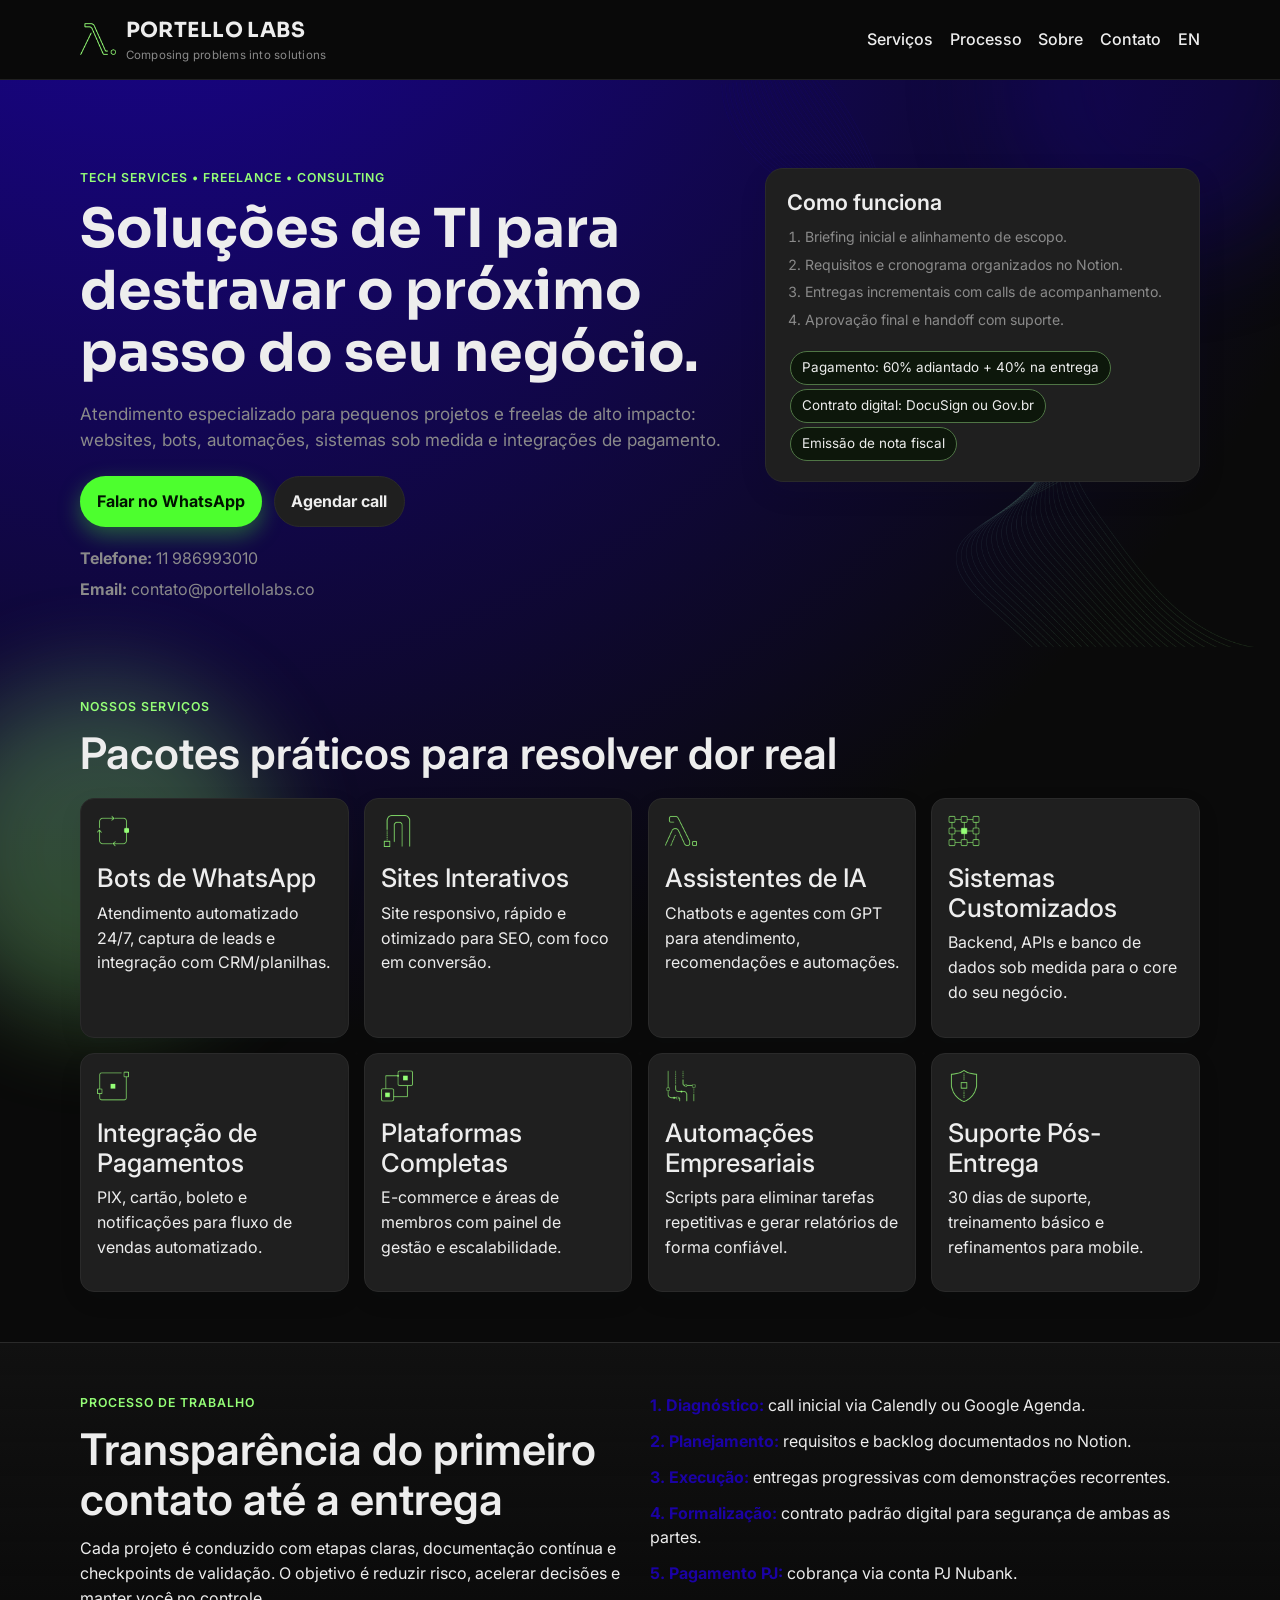
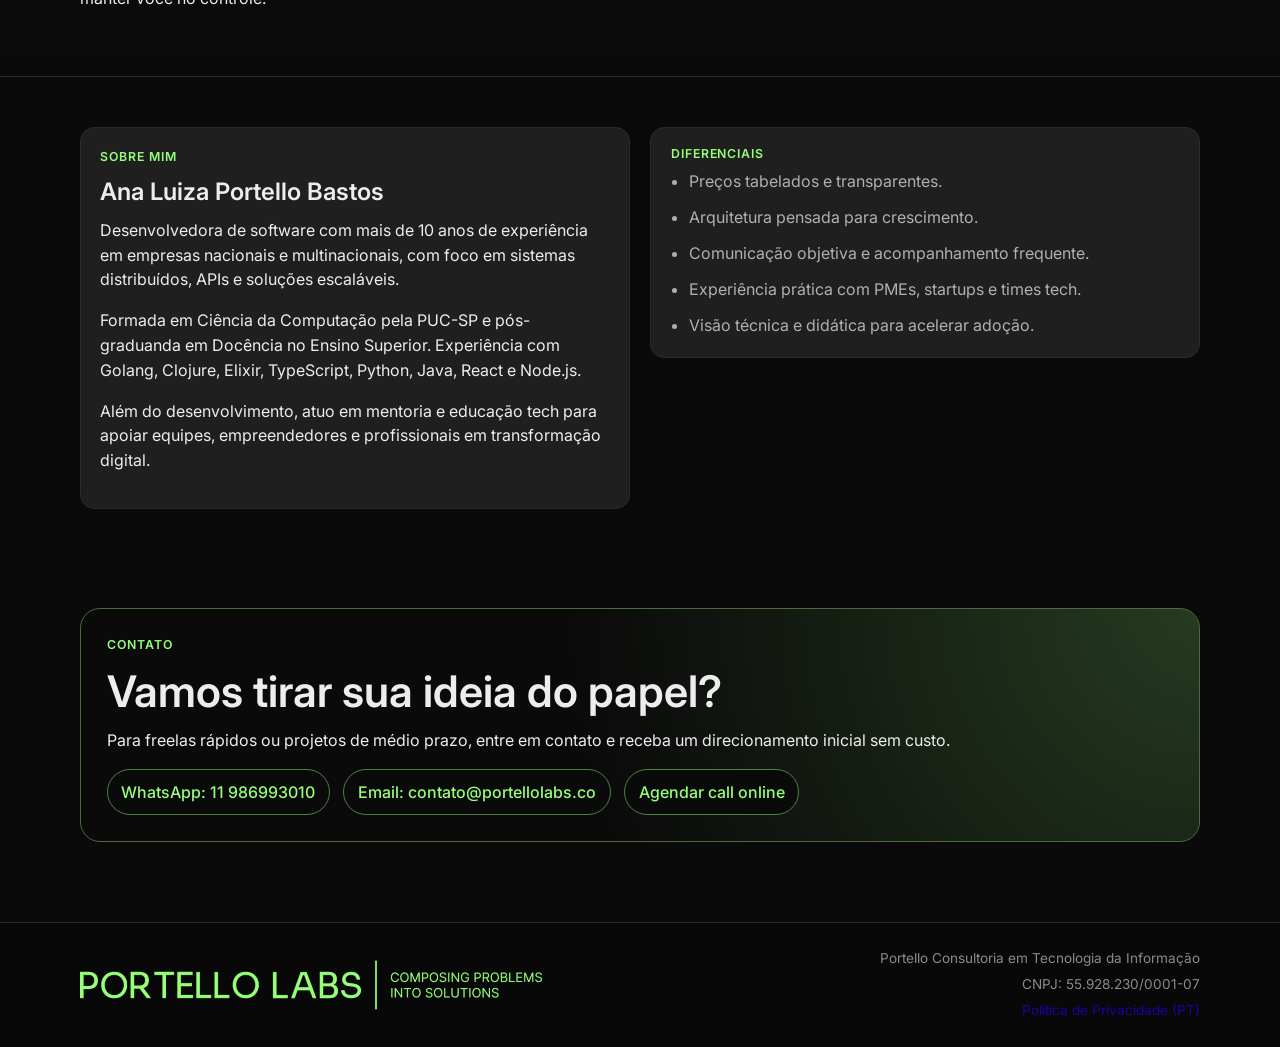
<file: index.html>
<!doctype html>
<html lang="pt-BR">
<head>
  <meta charset="UTF-8" />
  <meta name="viewport" content="width=device-width, initial-scale=1.0" />
  <meta name="description" content="Portello Labs - Portello Consultoria em Tecnologia da Informação. Soluções de TI para PMEs, startups e profissionais autônomos." />
  <meta name="facebook-domain-verification" content="jnb2jogqrohtyhndc1g7yx48vg9q7b" />
  <title>Portello Labs | Consultoria em TI</title>
  <link rel="icon" type="image/png" sizes="32x32" href="assets/favicon/favicon-32.png" />
  <link rel="icon" type="image/png" sizes="512x512" href="assets/favicon/favicon-512.png" />
  <link rel="apple-touch-icon" href="assets/favicon/apple-touch-icon.png" />
  <link rel="preconnect" href="https://fonts.googleapis.com" />
  <link rel="preconnect" href="https://fonts.gstatic.com" crossorigin />
  <link href="https://fonts.googleapis.com/css2?family=Sora:wght@700;800&family=Inter:wght@400;500;600&display=swap" rel="stylesheet" />
  <link rel="stylesheet" href="styles.css" />
</head>
<body>
  <div class="bg-orb orb-a" aria-hidden="true"></div>
  <div class="bg-orb orb-b" aria-hidden="true"></div>

  <header class="site-header">
    <div class="container nav-wrap">
      <a class="brand" href="#top" aria-label="Portello Labs">
        <img class="brand-icon" src="assets/logo/icone-verde-neon.png" alt="" width="28" height="28" />
        <span class="brand-text">
          <span class="brand-main">Portello Labs</span>
          <span class="brand-sub">Composing problems into solutions</span>
        </span>
      </a>
      <nav class="nav" id="main-nav" aria-label="Navegação principal">
        <a href="#servicos">Serviços</a>
        <a href="#processo">Processo</a>
        <a href="#sobre">Sobre</a>
        <a href="#contato">Contato</a>
        <a href="en/" hreflang="en">EN</a>
      </nav>
      <button class="menu-btn" id="menu-btn" aria-label="Abrir menu" aria-expanded="false" aria-controls="main-nav">Menu</button>
    </div>
  </header>

  <main id="top">
    <section class="hero">
      <img class="hero-pattern" src="assets/pattern/fluxo-verde-azul.png" alt="" aria-hidden="true" />
      <div class="container hero-grid">
        <div>
          <p class="eyebrow">Tech Services • Freelance • Consulting</p>
          <h1>Soluções de TI para destravar o próximo passo do seu negócio.</h1>
          <p class="hero-copy">
            Atendimento especializado para pequenos projetos e freelas de alto impacto: websites, bots,
            automações, sistemas sob medida e integrações de pagamento.
          </p>
          <div class="hero-cta">
            <a class="btn btn-primary" href="https://wa.me/5511986993010" target="_blank" rel="noopener noreferrer">Falar no WhatsApp</a>
            <a class="btn btn-secondary" href="https://calendar.app.google/7jMRsV2HJP9zzm17A" target="_blank" rel="noopener noreferrer">Agendar call</a>
          </div>
          <ul class="quick-info">
            <li><strong>Telefone:</strong> 11 986993010</li>
            <li><strong>Email:</strong> contato@portellolabs.co</li>
          </ul>
        </div>
        <aside class="hero-card reveal">
          <h2>Como funciona</h2>
          <ol>
            <li>Briefing inicial e alinhamento de escopo.</li>
            <li>Requisitos e cronograma organizados no Notion.</li>
            <li>Entregas incrementais com calls de acompanhamento.</li>
            <li>Aprovação final e handoff com suporte.</li>
          </ol>
          <p class="pill">Pagamento: 60% adiantado + 40% na entrega</p>
          <p class="pill">Contrato digital: DocuSign ou Gov.br</p>
          <p class="pill">Emissão de nota fiscal</p>
        </aside>
      </div>
    </section>

    <section class="section" id="servicos">
      <div class="container">
        <p class="eyebrow">Nossos Serviços</p>
        <h2>Pacotes práticos para resolver dor real</h2>
        <div class="cards">
          <article class="card reveal">
            <img class="card-icon" src="assets/icons/automacao.png" alt="" />
            <h3>Bots de WhatsApp</h3>
            <p>Atendimento automatizado 24/7, captura de leads e integração com CRM/planilhas.</p>
          </article>
          <article class="card reveal">
            <img class="card-icon" src="assets/icons/acesso.png" alt="" />
            <h3>Sites Interativos</h3>
            <p>Site responsivo, rápido e otimizado para SEO, com foco em conversão.</p>
          </article>
          <article class="card reveal">
            <img class="card-icon" src="assets/icons/inteligencia.png" alt="" />
            <h3>Assistentes de IA</h3>
            <p>Chatbots e agentes com GPT para atendimento, recomendações e automações.</p>
          </article>
          <article class="card reveal">
            <img class="card-icon" src="assets/icons/estrutura.png" alt="" />
            <h3>Sistemas Customizados</h3>
            <p>Backend, APIs e banco de dados sob medida para o core do seu negócio.</p>
          </article>
          <article class="card reveal">
            <img class="card-icon" src="assets/icons/integracao.png" alt="" />
            <h3>Integração de Pagamentos</h3>
            <p>PIX, cartão, boleto e notificações para fluxo de vendas automatizado.</p>
          </article>
          <article class="card reveal">
            <img class="card-icon" src="assets/icons/solucao.png" alt="" />
            <h3>Plataformas Completas</h3>
            <p>E-commerce e áreas de membros com painel de gestão e escalabilidade.</p>
          </article>
          <article class="card reveal">
            <img class="card-icon" src="assets/icons/dados.png" alt="" />
            <h3>Automações Empresariais</h3>
            <p>Scripts para eliminar tarefas repetitivas e gerar relatórios de forma confiável.</p>
          </article>
          <article class="card reveal">
            <img class="card-icon" src="assets/icons/seguranca.png" alt="" />
            <h3>Suporte Pós-Entrega</h3>
            <p>30 dias de suporte, treinamento básico e refinamentos para mobile.</p>
          </article>
        </div>
      </div>
    </section>

    <section class="section section-alt" id="processo">
      <div class="container process-grid">
        <div>
          <p class="eyebrow">Processo de Trabalho</p>
          <h2>Transparência do primeiro contato até a entrega</h2>
          <p>
            Cada projeto é conduzido com etapas claras, documentação contínua e checkpoints de validação.
            O objetivo é reduzir risco, acelerar decisões e manter você no controle.
          </p>
        </div>
        <div class="timeline reveal">
          <p><strong>1. Diagnóstico:</strong> call inicial via Calendly ou Google Agenda.</p>
          <p><strong>2. Planejamento:</strong> requisitos e backlog documentados no Notion.</p>
          <p><strong>3. Execução:</strong> entregas progressivas com demonstrações recorrentes.</p>
          <p><strong>4. Formalização:</strong> contrato padrão digital para segurança de ambas as partes.</p>
          <p><strong>5. Pagamento PJ:</strong> cobrança via conta PJ Nubank.</p>
        </div>
      </div>
    </section>

    <section class="section" id="sobre">
      <div class="container about-grid">
        <div class="about-panel reveal">
          <p class="eyebrow">Sobre Mim</p>
          <h2>Ana Luiza Portello Bastos</h2>
          <p>
            Desenvolvedora de software com mais de 10 anos de experiência em empresas nacionais e multinacionais,
            com foco em sistemas distribuídos, APIs e soluções escaláveis.
          </p>
          <p>
            Formada em Ciência da Computação pela PUC-SP e pós-graduanda em Docência no Ensino Superior.
            Experiência com Golang, Clojure, Elixir, TypeScript, Python, Java, React e Node.js.
          </p>
          <p>
            Além do desenvolvimento, atuo em mentoria e educação tech para apoiar equipes, empreendedores
            e profissionais em transformação digital.
          </p>
        </div>
        <div class="about-panel reveal">
          <h3>Diferenciais</h3>
          <ul class="checklist">
            <li>Preços tabelados e transparentes.</li>
            <li>Arquitetura pensada para crescimento.</li>
            <li>Comunicação objetiva e acompanhamento frequente.</li>
            <li>Experiência prática com PMEs, startups e times tech.</li>
            <li>Visão técnica e didática para acelerar adoção.</li>
          </ul>
        </div>
      </div>
    </section>

    <section class="section section-contact" id="contato">
      <div class="container contact-wrap reveal">
        <p class="eyebrow">Contato</p>
        <h2>Vamos tirar sua ideia do papel?</h2>
        <p>
          Para freelas rápidos ou projetos de médio prazo, entre em contato e receba um direcionamento inicial sem custo.
        </p>
        <div class="contact-list">
          <a href="https://wa.me/5511986993010" target="_blank" rel="noopener noreferrer">WhatsApp: 11 986993010</a>
          <a href="mailto:contato@portellolabs.co">Email: contato@portellolabs.co</a>
          <a href="https://calendar.app.google/7jMRsV2HJP9zzm17A" target="_blank" rel="noopener noreferrer">Agendar call online</a>
        </div>
      </div>
    </section>
  </main>

  <footer class="site-footer">
    <div class="container footer-wrap">
      <img class="footer-logo" src="assets/logo/assinatura-verde-neon.png" alt="Portello Labs - Composing problems into solutions" />
      <div class="footer-links">
        <p>Portello Consultoria em Tecnologia da Informação</p>
        <p>CNPJ: 55.928.230/0001-07</p>
        <p><a href="politica-de-privacidade/" rel="noopener">Política de Privacidade (PT)</a></p>
      </div>
    </div>
  </footer>

  <script src="script.js"></script>
</body>
</html>
</file>
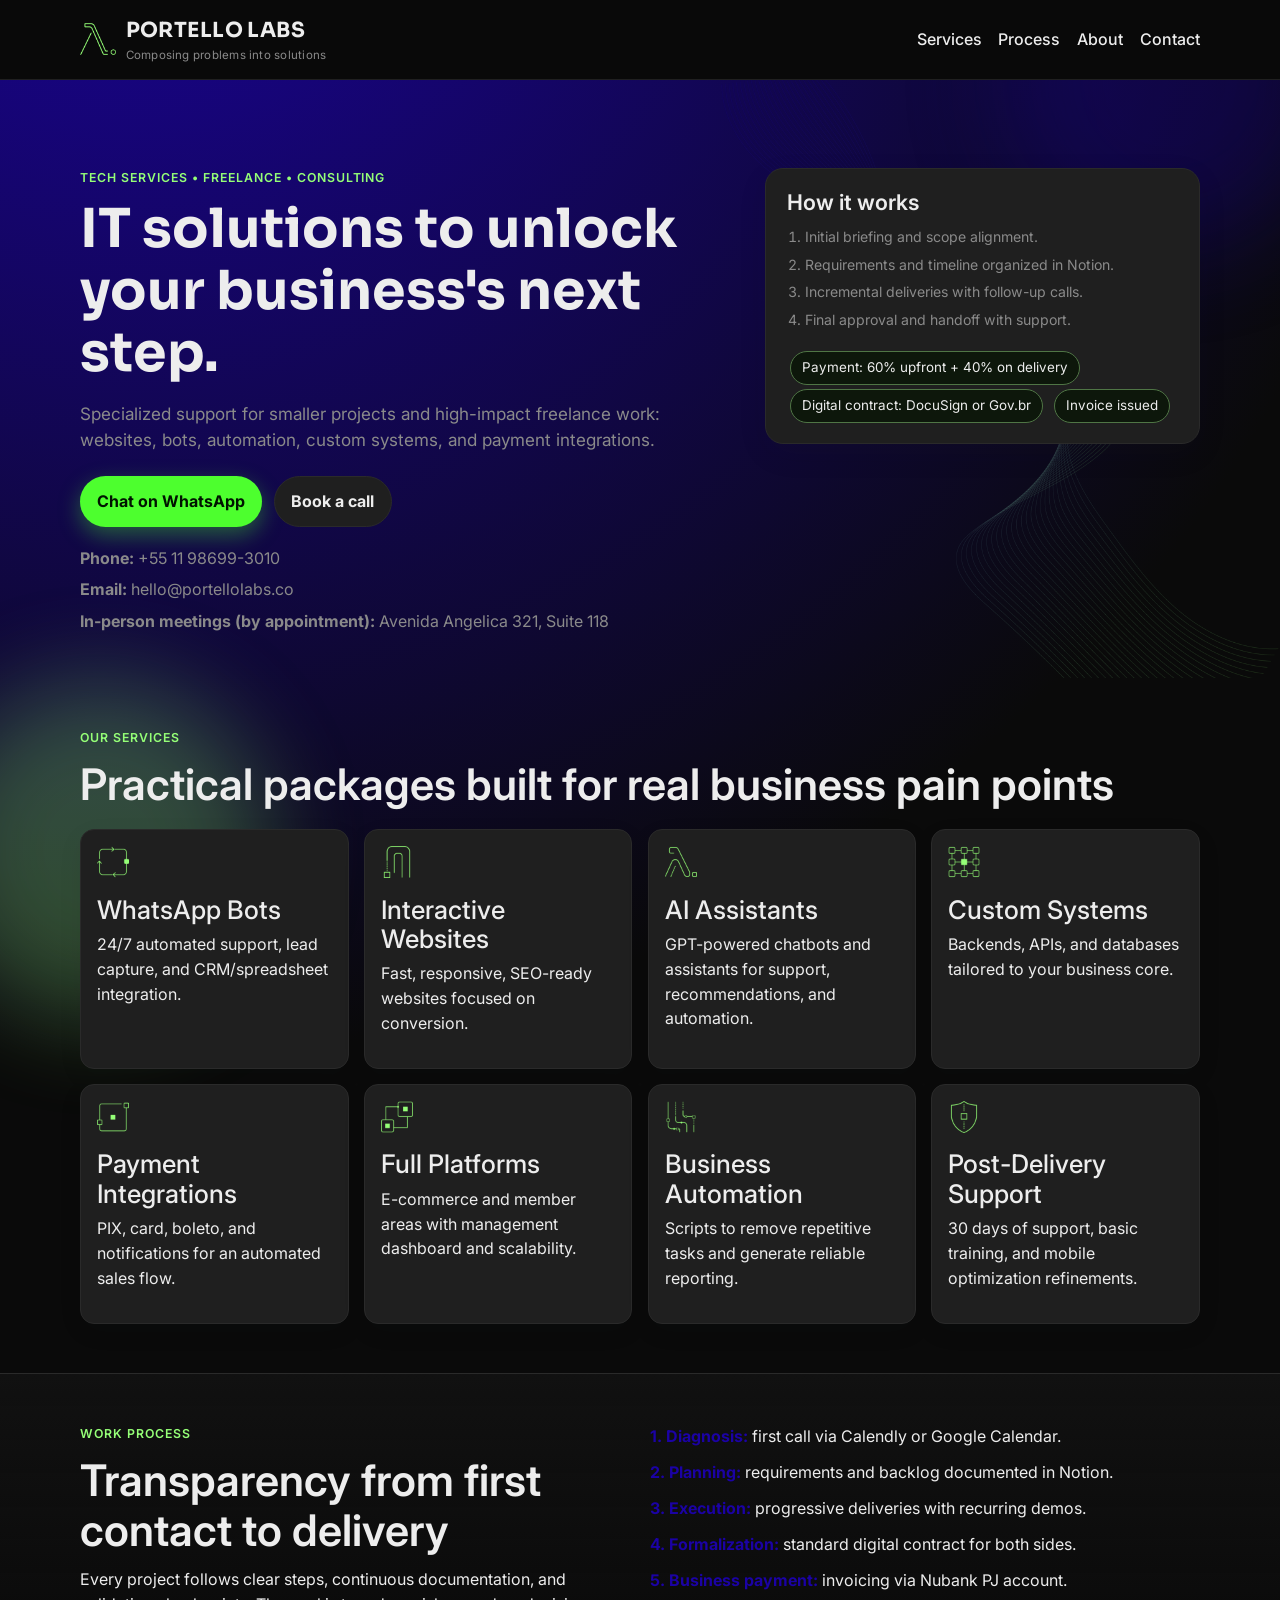
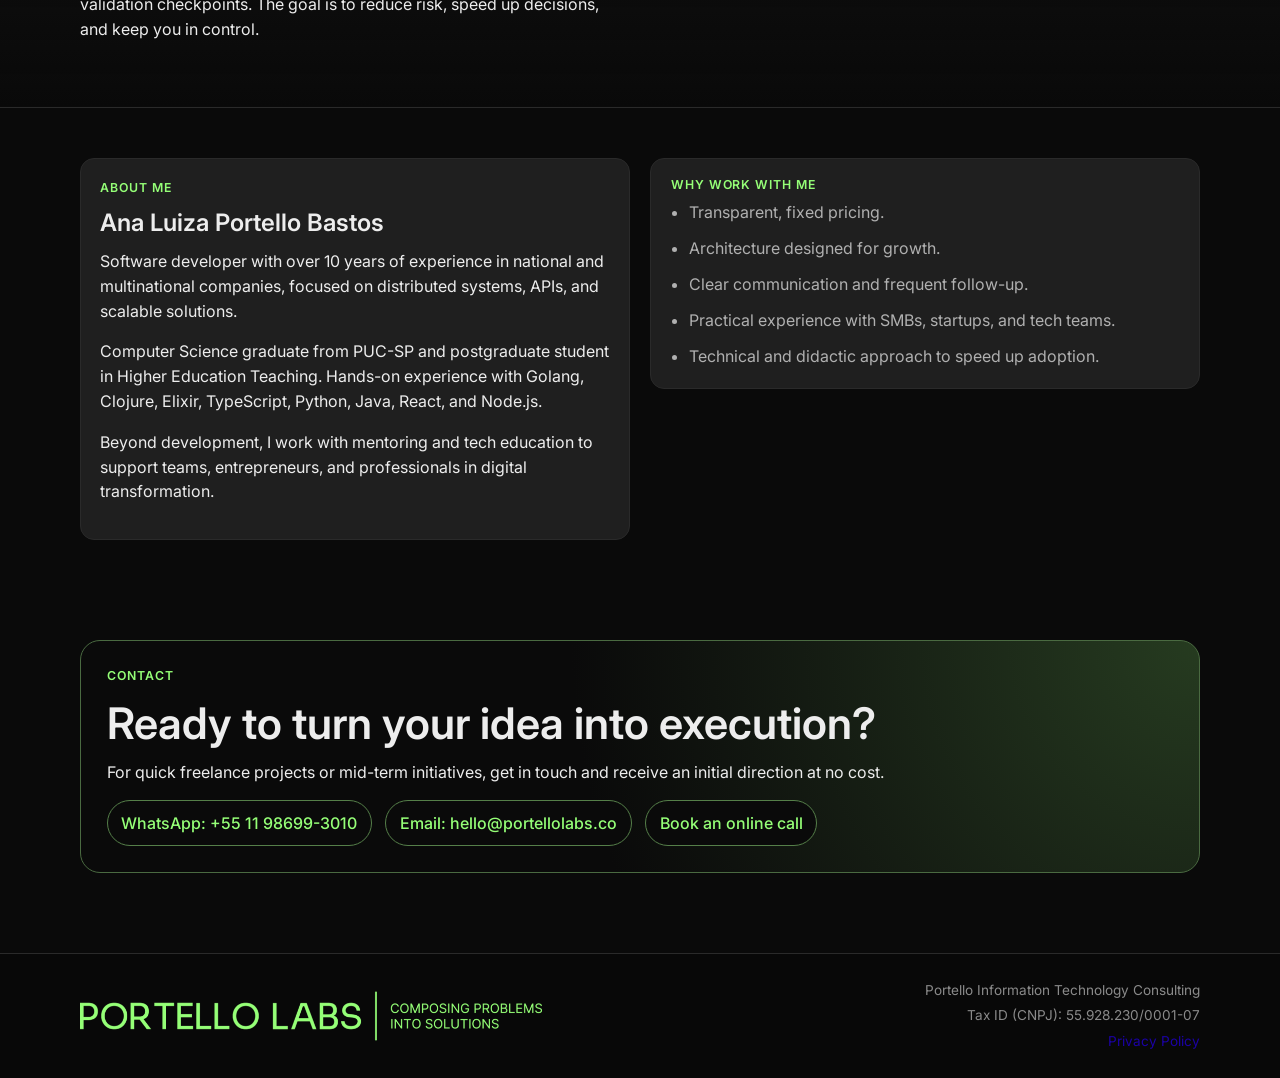
<file: en/index.html>
<!doctype html>
<html lang="en">
<head>
  <meta charset="UTF-8" />
  <meta name="viewport" content="width=device-width, initial-scale=1.0" />
  <meta name="description" content="Portello Labs - Portello Information Technology Consulting. IT solutions for SMBs, startups, and independent professionals." />
  <meta name="facebook-domain-verification" content="jnb2jogqrohtyhndc1g7yx48vg9q7b" />
  <title>Portello Labs | IT Consulting</title>
  <link rel="icon" type="image/png" sizes="32x32" href="../assets/favicon/favicon-32.png" />
  <link rel="icon" type="image/png" sizes="512x512" href="../assets/favicon/favicon-512.png" />
  <link rel="apple-touch-icon" href="../assets/favicon/apple-touch-icon.png" />
  <link rel="preconnect" href="https://fonts.googleapis.com" />
  <link rel="preconnect" href="https://fonts.gstatic.com" crossorigin />
  <link href="https://fonts.googleapis.com/css2?family=Sora:wght@700;800&family=Inter:wght@400;500;600&display=swap" rel="stylesheet" />
  <link rel="stylesheet" href="../styles.css" />
</head>
<body>
  <div class="bg-orb orb-a" aria-hidden="true"></div>
  <div class="bg-orb orb-b" aria-hidden="true"></div>

  <header class="site-header">
    <div class="container nav-wrap">
      <a class="brand" href="#top" aria-label="Portello Labs">
        <img class="brand-icon" src="../assets/logo/icone-verde-neon.png" alt="" width="28" height="28" />
        <span class="brand-text">
          <span class="brand-main">Portello Labs</span>
          <span class="brand-sub">Composing problems into solutions</span>
        </span>
      </a>
      <nav class="nav" id="main-nav" aria-label="Main navigation">
        <a href="#services">Services</a>
        <a href="#process">Process</a>
        <a href="#about">About</a>
        <a href="#contact">Contact</a>
      </nav>
      <button class="menu-btn" id="menu-btn" aria-label="Open menu" aria-expanded="false" aria-controls="main-nav">Menu</button>
    </div>
  </header>

  <main id="top">
    <section class="hero">
      <img class="hero-pattern" src="../assets/pattern/fluxo-verde-azul.png" alt="" aria-hidden="true" />
      <div class="container hero-grid">
        <div>
          <p class="eyebrow">Tech Services • Freelance • Consulting</p>
          <h1>IT solutions to unlock your business's next step.</h1>
          <p class="hero-copy">
            Specialized support for smaller projects and high-impact freelance work: websites, bots,
            automation, custom systems, and payment integrations.
          </p>
          <div class="hero-cta">
            <a class="btn btn-primary" href="https://wa.me/5511986993010" target="_blank" rel="noopener noreferrer">Chat on WhatsApp</a>
            <a class="btn btn-secondary" href="https://calendar.app.google/7jMRsV2HJP9zzm17A" target="_blank" rel="noopener noreferrer">Book a call</a>
          </div>
          <ul class="quick-info">
            <li><strong>Phone:</strong> +55 11 98699-3010</li>
            <li><strong>Email:</strong> hello@portellolabs.co</li>
            <li><strong>In-person meetings (by appointment):</strong> Avenida Angelica 321, Suite 118</li>
          </ul>
        </div>
        <aside class="hero-card reveal">
          <h2>How it works</h2>
          <ol>
            <li>Initial briefing and scope alignment.</li>
            <li>Requirements and timeline organized in Notion.</li>
            <li>Incremental deliveries with follow-up calls.</li>
            <li>Final approval and handoff with support.</li>
          </ol>
          <p class="pill">Payment: 60% upfront + 40% on delivery</p>
          <p class="pill">Digital contract: DocuSign or Gov.br</p>
          <p class="pill">Invoice issued</p>
        </aside>
      </div>
    </section>

    <section class="section" id="services">
      <div class="container">
        <p class="eyebrow">Our Services</p>
        <h2>Practical packages built for real business pain points</h2>
        <div class="cards">
          <article class="card reveal">
            <img class="card-icon" src="../assets/icons/automacao.png" alt="" />
            <h3>WhatsApp Bots</h3>
            <p>24/7 automated support, lead capture, and CRM/spreadsheet integration.</p>
          </article>
          <article class="card reveal">
            <img class="card-icon" src="../assets/icons/acesso.png" alt="" />
            <h3>Interactive Websites</h3>
            <p>Fast, responsive, SEO-ready websites focused on conversion.</p>
          </article>
          <article class="card reveal">
            <img class="card-icon" src="../assets/icons/inteligencia.png" alt="" />
            <h3>AI Assistants</h3>
            <p>GPT-powered chatbots and assistants for support, recommendations, and automation.</p>
          </article>
          <article class="card reveal">
            <img class="card-icon" src="../assets/icons/estrutura.png" alt="" />
            <h3>Custom Systems</h3>
            <p>Backends, APIs, and databases tailored to your business core.</p>
          </article>
          <article class="card reveal">
            <img class="card-icon" src="../assets/icons/integracao.png" alt="" />
            <h3>Payment Integrations</h3>
            <p>PIX, card, boleto, and notifications for an automated sales flow.</p>
          </article>
          <article class="card reveal">
            <img class="card-icon" src="../assets/icons/solucao.png" alt="" />
            <h3>Full Platforms</h3>
            <p>E-commerce and member areas with management dashboard and scalability.</p>
          </article>
          <article class="card reveal">
            <img class="card-icon" src="../assets/icons/dados.png" alt="" />
            <h3>Business Automation</h3>
            <p>Scripts to remove repetitive tasks and generate reliable reporting.</p>
          </article>
          <article class="card reveal">
            <img class="card-icon" src="../assets/icons/seguranca.png" alt="" />
            <h3>Post-Delivery Support</h3>
            <p>30 days of support, basic training, and mobile optimization refinements.</p>
          </article>
        </div>
      </div>
    </section>

    <section class="section section-alt" id="process">
      <div class="container process-grid">
        <div>
          <p class="eyebrow">Work Process</p>
          <h2>Transparency from first contact to delivery</h2>
          <p>
            Every project follows clear steps, continuous documentation, and validation checkpoints.
            The goal is to reduce risk, speed up decisions, and keep you in control.
          </p>
        </div>
        <div class="timeline reveal">
          <p><strong>1. Diagnosis:</strong> first call via Calendly or Google Calendar.</p>
          <p><strong>2. Planning:</strong> requirements and backlog documented in Notion.</p>
          <p><strong>3. Execution:</strong> progressive deliveries with recurring demos.</p>
          <p><strong>4. Formalization:</strong> standard digital contract for both sides.</p>
          <p><strong>5. Business payment:</strong> invoicing via Nubank PJ account.</p>
        </div>
      </div>
    </section>

    <section class="section" id="about">
      <div class="container about-grid">
        <div class="about-panel reveal">
          <p class="eyebrow">About Me</p>
          <h2>Ana Luiza Portello Bastos</h2>
          <p>
            Software developer with over 10 years of experience in national and multinational companies,
            focused on distributed systems, APIs, and scalable solutions.
          </p>
          <p>
            Computer Science graduate from PUC-SP and postgraduate student in Higher Education Teaching.
            Hands-on experience with Golang, Clojure, Elixir, TypeScript, Python, Java, React, and Node.js.
          </p>
          <p>
            Beyond development, I work with mentoring and tech education to support teams,
            entrepreneurs, and professionals in digital transformation.
          </p>
        </div>
        <div class="about-panel reveal">
          <h3>Why work with me</h3>
          <ul class="checklist">
            <li>Transparent, fixed pricing.</li>
            <li>Architecture designed for growth.</li>
            <li>Clear communication and frequent follow-up.</li>
            <li>Practical experience with SMBs, startups, and tech teams.</li>
            <li>Technical and didactic approach to speed up adoption.</li>
          </ul>
        </div>
      </div>
    </section>

    <section class="section section-contact" id="contact">
      <div class="container contact-wrap reveal">
        <p class="eyebrow">Contact</p>
        <h2>Ready to turn your idea into execution?</h2>
        <p>
          For quick freelance projects or mid-term initiatives, get in touch and receive an initial direction at no cost.
        </p>
        <div class="contact-list">
          <a href="https://wa.me/5511986993010" target="_blank" rel="noopener noreferrer">WhatsApp: +55 11 98699-3010</a>
          <a href="mailto:hello@portellolabs.co">Email: hello@portellolabs.co</a>
          <a href="https://calendar.app.google/7jMRsV2HJP9zzm17A" target="_blank" rel="noopener noreferrer">Book an online call</a>
        </div>
      </div>
    </section>
  </main>

  <footer class="site-footer">
    <div class="container footer-wrap">
      <img class="footer-logo" src="../assets/logo/assinatura-verde-neon.png" alt="Portello Labs - Composing problems into solutions" />
      <div class="footer-links">
        <p>Portello Information Technology Consulting</p>
        <p>Tax ID (CNPJ): 55.928.230/0001-07</p>
        <p><a href="../politica-de-privacidade/en/" rel="noopener">Privacy Policy</a></p>
      </div>
    </div>
  </footer>

  <script src="../script.js"></script>
</body>
</html>
</file>
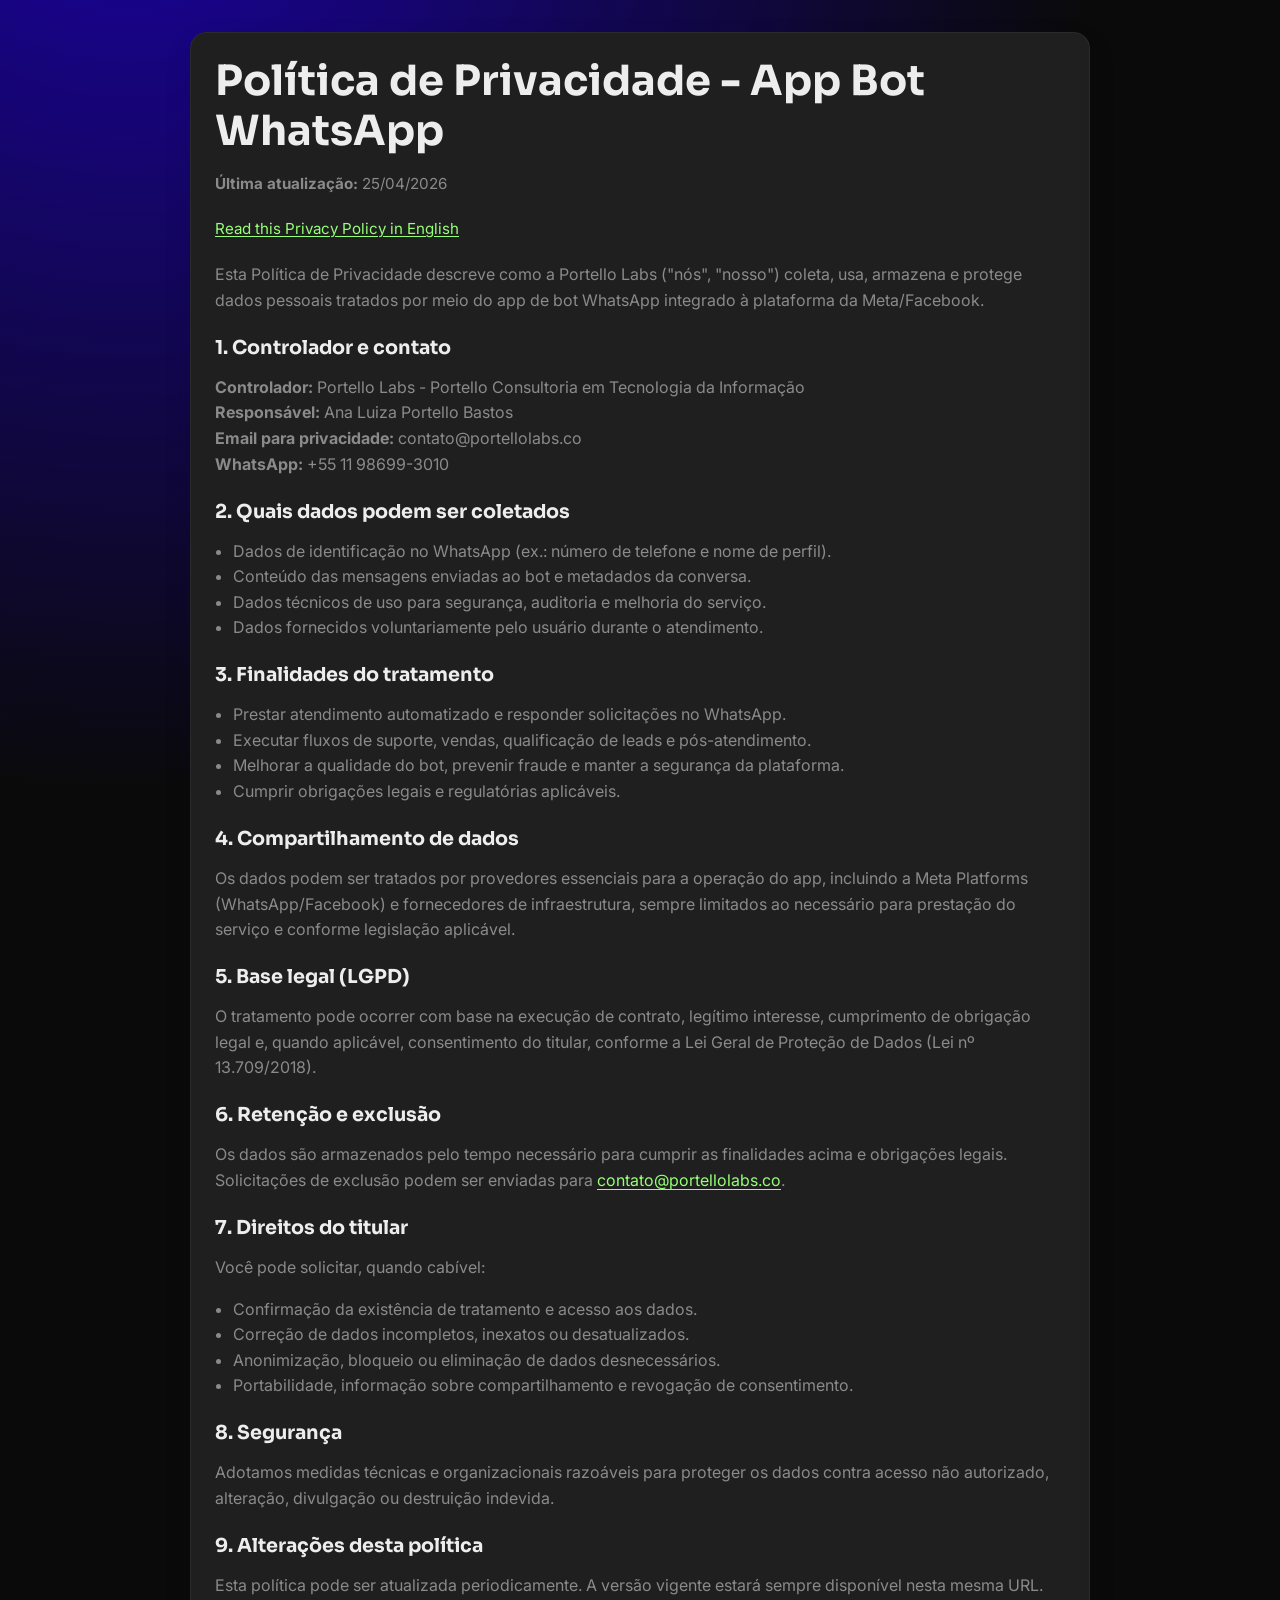
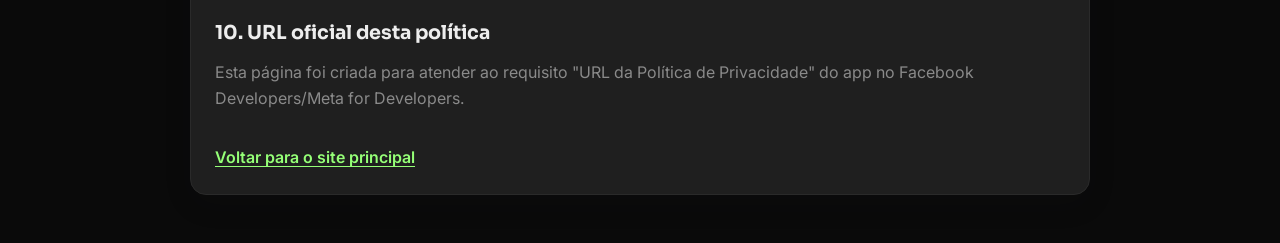
<file: politica-de-privacidade/index.html>
<!doctype html>
<html lang="pt-BR">
<head>
  <meta charset="UTF-8" />
  <meta name="viewport" content="width=device-width, initial-scale=1.0" />
  <meta name="description" content="Política de Privacidade do app de bot WhatsApp da Portello Labs." />
  <meta name="robots" content="index,follow" />
  <title>Política de Privacidade | Portello Labs</title>
  <link rel="icon" type="image/png" sizes="32x32" href="../assets/favicon/favicon-32.png" />
  <link rel="icon" type="image/png" sizes="512x512" href="../assets/favicon/favicon-512.png" />
  <link rel="apple-touch-icon" href="../assets/favicon/apple-touch-icon.png" />
  <link rel="preconnect" href="https://fonts.googleapis.com" />
  <link rel="preconnect" href="https://fonts.gstatic.com" crossorigin />
  <link href="https://fonts.googleapis.com/css2?family=Sora:wght@700;800&family=Inter:wght@400;500;600&display=swap" rel="stylesheet" />
  <style>
    :root {
      --bg: #0a0a0a;
      --card: #1f1f1f;
      --ink: #ededed;
      --ink-soft: #8a8a8a;
      --brand: #95ff77;
      --accent: #1b02a4;
      --line: #2a2a2a;
    }

    * {
      box-sizing: border-box;
    }

    body {
      margin: 0;
      font-family: "Inter", sans-serif;
      background: radial-gradient(circle at 10% -10%, var(--accent) 0%, var(--bg) 42%), var(--bg);
      color: var(--ink);
      line-height: 1.6;
    }

    .container {
      width: min(900px, 92vw);
      margin: 0 auto;
      padding: 2rem 0 3rem;
    }

    .card {
      background: var(--card);
      border: 1px solid var(--line);
      border-radius: 16px;
      padding: 1.5rem;
      box-shadow: 0 10px 30px rgba(24, 30, 34, 0.08);
    }

    h1,
    h2 {
      font-family: "Sora", sans-serif;
      font-weight: 700;
      line-height: 1.2;
      margin-top: 0;
    }

    h1 {
      font-size: clamp(1.8rem, 4vw, 2.6rem);
      margin-bottom: 0.4rem;
    }

    h2 {
      margin-top: 1.4rem;
      font-size: 1.2rem;
    }

    p,
    li {
      color: var(--ink-soft);
    }

    a {
      color: var(--brand);
      text-underline-offset: 0.16em;
    }

    ul {
      margin: 0.5rem 0 0;
      padding-left: 1.1rem;
    }

    .meta {
      color: var(--ink-soft);
      font-size: 0.95rem;
      margin-bottom: 1.3rem;
    }

    .back-link {
      display: inline-block;
      margin-top: 1.1rem;
      font-weight: 600;
    }
  </style>
</head>
<body>
  <main class="container">
    <article class="card">
      <h1>Política de Privacidade - App Bot WhatsApp</h1>
      <p class="meta"><strong>Última atualização:</strong> 25/04/2026</p>
      <p class="meta"><a href="en/">Read this Privacy Policy in English</a></p>

      <p>
        Esta Política de Privacidade descreve como a Portello Labs ("nós", "nosso") coleta,
        usa, armazena e protege dados pessoais tratados por meio do app de bot WhatsApp
        integrado à plataforma da Meta/Facebook.
      </p>

      <h2>1. Controlador e contato</h2>
      <p>
        <strong>Controlador:</strong> Portello Labs - Portello Consultoria em Tecnologia da Informação<br />
        <strong>Responsável:</strong> Ana Luiza Portello Bastos<br />
        <strong>Email para privacidade:</strong> contato@portellolabs.co<br />
        <strong>WhatsApp:</strong> +55 11 98699-3010
      </p>

      <h2>2. Quais dados podem ser coletados</h2>
      <ul>
        <li>Dados de identificação no WhatsApp (ex.: número de telefone e nome de perfil).</li>
        <li>Conteúdo das mensagens enviadas ao bot e metadados da conversa.</li>
        <li>Dados técnicos de uso para segurança, auditoria e melhoria do serviço.</li>
        <li>Dados fornecidos voluntariamente pelo usuário durante o atendimento.</li>
      </ul>

      <h2>3. Finalidades do tratamento</h2>
      <ul>
        <li>Prestar atendimento automatizado e responder solicitações no WhatsApp.</li>
        <li>Executar fluxos de suporte, vendas, qualificação de leads e pós-atendimento.</li>
        <li>Melhorar a qualidade do bot, prevenir fraude e manter a segurança da plataforma.</li>
        <li>Cumprir obrigações legais e regulatórias aplicáveis.</li>
      </ul>

      <h2>4. Compartilhamento de dados</h2>
      <p>
        Os dados podem ser tratados por provedores essenciais para a operação do app,
        incluindo a Meta Platforms (WhatsApp/Facebook) e fornecedores de infraestrutura,
        sempre limitados ao necessário para prestação do serviço e conforme legislação aplicável.
      </p>

      <h2>5. Base legal (LGPD)</h2>
      <p>
        O tratamento pode ocorrer com base na execução de contrato, legítimo interesse,
        cumprimento de obrigação legal e, quando aplicável, consentimento do titular,
        conforme a Lei Geral de Proteção de Dados (Lei nº 13.709/2018).
      </p>

      <h2>6. Retenção e exclusão</h2>
      <p>
        Os dados são armazenados pelo tempo necessário para cumprir as finalidades acima
        e obrigações legais. Solicitações de exclusão podem ser enviadas para
        <a href="mailto:contato@portellolabs.co">contato@portellolabs.co</a>.
      </p>

      <h2>7. Direitos do titular</h2>
      <p>Você pode solicitar, quando cabível:</p>
      <ul>
        <li>Confirmação da existência de tratamento e acesso aos dados.</li>
        <li>Correção de dados incompletos, inexatos ou desatualizados.</li>
        <li>Anonimização, bloqueio ou eliminação de dados desnecessários.</li>
        <li>Portabilidade, informação sobre compartilhamento e revogação de consentimento.</li>
      </ul>

      <h2>8. Segurança</h2>
      <p>
        Adotamos medidas técnicas e organizacionais razoáveis para proteger os dados
        contra acesso não autorizado, alteração, divulgação ou destruição indevida.
      </p>

      <h2>9. Alterações desta política</h2>
      <p>
        Esta política pode ser atualizada periodicamente. A versão vigente estará sempre
        disponível nesta mesma URL.
      </p>

      <h2>10. URL oficial desta política</h2>
      <p>
        Esta página foi criada para atender ao requisito "URL da Política de Privacidade"
        do app no Facebook Developers/Meta for Developers.
      </p>

      <a class="back-link" href="../index.html">Voltar para o site principal</a>
    </article>
  </main>
</body>
</html>
</file>
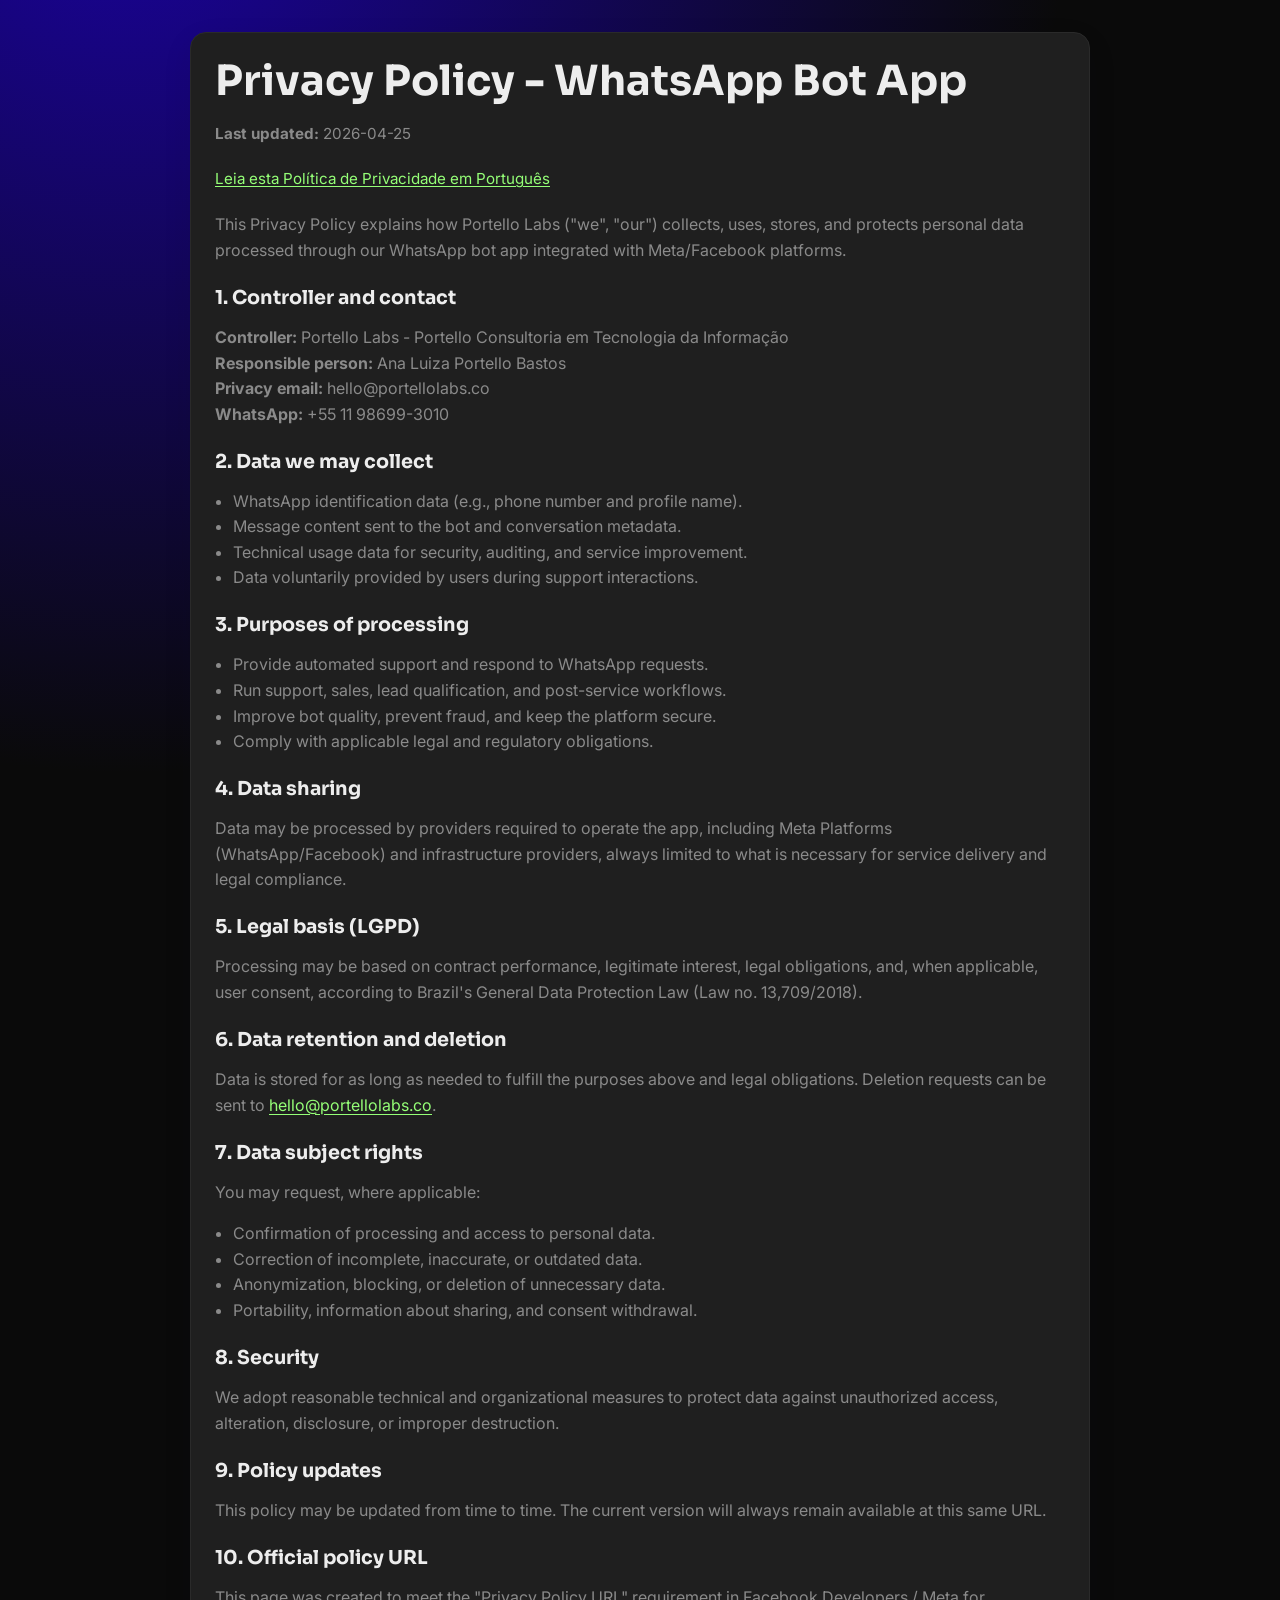
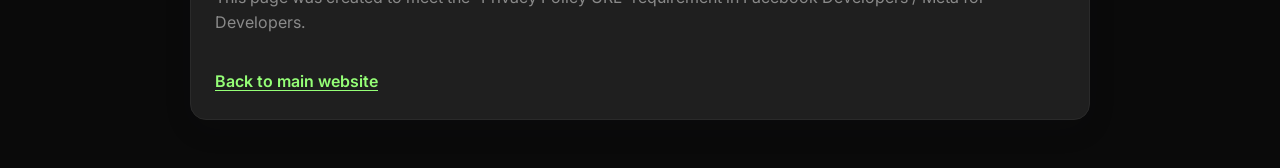
<file: politica-de-privacidade/en/index.html>
<!doctype html>
<html lang="en">
<head>
  <meta charset="UTF-8" />
  <meta name="viewport" content="width=device-width, initial-scale=1.0" />
  <meta name="description" content="Privacy Policy for Portello Labs WhatsApp bot app." />
  <meta name="robots" content="index,follow" />
  <title>Privacy Policy | Portello Labs</title>
  <link rel="icon" type="image/png" sizes="32x32" href="../../assets/favicon/favicon-32.png" />
  <link rel="icon" type="image/png" sizes="512x512" href="../../assets/favicon/favicon-512.png" />
  <link rel="apple-touch-icon" href="../../assets/favicon/apple-touch-icon.png" />
  <link rel="preconnect" href="https://fonts.googleapis.com" />
  <link rel="preconnect" href="https://fonts.gstatic.com" crossorigin />
  <link href="https://fonts.googleapis.com/css2?family=Sora:wght@700;800&family=Inter:wght@400;500;600&display=swap" rel="stylesheet" />
  <style>
    :root {
      --bg: #0a0a0a;
      --card: #1f1f1f;
      --ink: #ededed;
      --ink-soft: #8a8a8a;
      --brand: #95ff77;
      --accent: #1b02a4;
      --line: #2a2a2a;
    }

    * {
      box-sizing: border-box;
    }

    body {
      margin: 0;
      font-family: "Inter", sans-serif;
      background: radial-gradient(circle at 10% -10%, var(--accent) 0%, var(--bg) 42%), var(--bg);
      color: var(--ink);
      line-height: 1.6;
    }

    .container {
      width: min(900px, 92vw);
      margin: 0 auto;
      padding: 2rem 0 3rem;
    }

    .card {
      background: var(--card);
      border: 1px solid var(--line);
      border-radius: 16px;
      padding: 1.5rem;
      box-shadow: 0 10px 30px rgba(24, 30, 34, 0.08);
    }

    h1,
    h2 {
      font-family: "Sora", sans-serif;
      font-weight: 700;
      line-height: 1.2;
      margin-top: 0;
    }

    h1 {
      font-size: clamp(1.8rem, 4vw, 2.6rem);
      margin-bottom: 0.4rem;
    }

    h2 {
      margin-top: 1.4rem;
      font-size: 1.2rem;
    }

    p,
    li {
      color: var(--ink-soft);
    }

    a {
      color: var(--brand);
      text-underline-offset: 0.16em;
    }

    ul {
      margin: 0.5rem 0 0;
      padding-left: 1.1rem;
    }

    .meta {
      color: var(--ink-soft);
      font-size: 0.95rem;
      margin-bottom: 1.3rem;
    }

    .back-link {
      display: inline-block;
      margin-top: 1.1rem;
      font-weight: 600;
    }
  </style>
</head>
<body>
  <main class="container">
    <article class="card">
      <h1>Privacy Policy - WhatsApp Bot App</h1>
      <p class="meta"><strong>Last updated:</strong> 2026-04-25</p>
      <p class="meta"><a href="../">Leia esta Política de Privacidade em Português</a></p>

      <p>
        This Privacy Policy explains how Portello Labs ("we", "our") collects,
        uses, stores, and protects personal data processed through our WhatsApp bot app
        integrated with Meta/Facebook platforms.
      </p>

      <h2>1. Controller and contact</h2>
      <p>
        <strong>Controller:</strong> Portello Labs - Portello Consultoria em Tecnologia da Informação<br />
        <strong>Responsible person:</strong> Ana Luiza Portello Bastos<br />
        <strong>Privacy email:</strong> hello@portellolabs.co<br />
        <strong>WhatsApp:</strong> +55 11 98699-3010
      </p>

      <h2>2. Data we may collect</h2>
      <ul>
        <li>WhatsApp identification data (e.g., phone number and profile name).</li>
        <li>Message content sent to the bot and conversation metadata.</li>
        <li>Technical usage data for security, auditing, and service improvement.</li>
        <li>Data voluntarily provided by users during support interactions.</li>
      </ul>

      <h2>3. Purposes of processing</h2>
      <ul>
        <li>Provide automated support and respond to WhatsApp requests.</li>
        <li>Run support, sales, lead qualification, and post-service workflows.</li>
        <li>Improve bot quality, prevent fraud, and keep the platform secure.</li>
        <li>Comply with applicable legal and regulatory obligations.</li>
      </ul>

      <h2>4. Data sharing</h2>
      <p>
        Data may be processed by providers required to operate the app,
        including Meta Platforms (WhatsApp/Facebook) and infrastructure providers,
        always limited to what is necessary for service delivery and legal compliance.
      </p>

      <h2>5. Legal basis (LGPD)</h2>
      <p>
        Processing may be based on contract performance, legitimate interest,
        legal obligations, and, when applicable, user consent,
        according to Brazil's General Data Protection Law (Law no. 13,709/2018).
      </p>

      <h2>6. Data retention and deletion</h2>
      <p>
        Data is stored for as long as needed to fulfill the purposes above
        and legal obligations. Deletion requests can be sent to
        <a href="mailto:hello@portellolabs.co">hello@portellolabs.co</a>.
      </p>

      <h2>7. Data subject rights</h2>
      <p>You may request, where applicable:</p>
      <ul>
        <li>Confirmation of processing and access to personal data.</li>
        <li>Correction of incomplete, inaccurate, or outdated data.</li>
        <li>Anonymization, blocking, or deletion of unnecessary data.</li>
        <li>Portability, information about sharing, and consent withdrawal.</li>
      </ul>

      <h2>8. Security</h2>
      <p>
        We adopt reasonable technical and organizational measures to protect data
        against unauthorized access, alteration, disclosure, or improper destruction.
      </p>

      <h2>9. Policy updates</h2>
      <p>
        This policy may be updated from time to time. The current version will always
        remain available at this same URL.
      </p>

      <h2>10. Official policy URL</h2>
      <p>
        This page was created to meet the "Privacy Policy URL" requirement
        in Facebook Developers / Meta for Developers.
      </p>

      <a class="back-link" href="../../en/">Back to main website</a>
    </article>
  </main>
</body>
</html>
</file>
<file: styles.css>
:root {
  --bg: #0a0a0a;
  --bg-alt: #1f1f1f;
  --ink: #ededed;
  --ink-soft: #8a8a8a;
  --brand: #95ff77;
  --brand-dark: #7ee85c;
  --accent: #1b02a4;
  --card: #1f1f1f;
  --line: #2a2a2a;
}

* {
  box-sizing: border-box;
}

html,
body {
  margin: 0;
  padding: 0;
}

body {
  font-family: "Inter", sans-serif;
  font-weight: 400;
  background: radial-gradient(circle at 10% -10%, var(--accent) 0%, var(--bg) 42%), var(--bg);
  color: var(--ink);
  line-height: 1.55;
  min-height: 100vh;
  overflow-x: hidden;
}

h1,
h2,
h3 {
  line-height: 1.15;
  margin-top: 0;
}

h1 {
  font-family: "Sora", sans-serif;
  font-weight: 700;
  font-size: clamp(2rem, 4.2vw, 3.6rem);
  margin-bottom: 1rem;
}

h2 {
  font-family: "Inter", sans-serif;
  font-weight: 600;
  font-size: clamp(2rem, 3.4vw, 3rem);
  margin-bottom: 0.75rem;
}

h3 {
  font-family: "Inter", sans-serif;
  font-weight: 500;
  font-size: clamp(1.5rem, 2vw, 2rem);
  margin-bottom: 0.5rem;
}

p {
  margin-top: 0;
}

.container {
  width: min(1120px, 92vw);
  margin: 0 auto;
}

.bg-orb {
  position: fixed;
  width: 340px;
  height: 340px;
  border-radius: 999px;
  filter: blur(50px);
  opacity: 0.27;
  pointer-events: none;
  z-index: -1;
}

.orb-a {
  background: var(--accent);
  top: -90px;
  right: -60px;
}

.orb-b {
  background: var(--brand);
  left: -70px;
  bottom: -120px;
}

.hero-pattern {
  position: absolute;
  top: -40px;
  right: 0;
  width: min(560px, 60vw);
  height: auto;
  opacity: 0.55;
  pointer-events: none;
  z-index: -1;
}

.site-header {
  position: sticky;
  top: 0;
  z-index: 20;
  background: color-mix(in srgb, var(--bg) 90%, black 10%);
  backdrop-filter: blur(10px);
  border-bottom: 1px solid color-mix(in srgb, var(--line) 70%, transparent 30%);
}

.nav-wrap {
  display: flex;
  align-items: center;
  justify-content: space-between;
  gap: 1rem;
  padding: 0.85rem 0;
}

.brand {
  text-decoration: none;
  color: var(--ink);
  display: flex;
  align-items: center;
  gap: 0.6rem;
}

.brand-icon {
  width: 36px;
  height: 36px;
  flex-shrink: 0;
}

.brand-text {
  display: grid;
  gap: 0.1rem;
}

.brand-main {
  font-family: "Sora", sans-serif;
  font-weight: 700;
  font-size: 1.3rem;
  text-transform: uppercase;
  letter-spacing: 0.02em;
}

.brand-sub {
  font-size: 0.72rem;
  letter-spacing: 0.02em;
  color: var(--ink-soft);
}

.nav {
  display: flex;
  gap: 1.05rem;
}

.nav a {
  text-decoration: none;
  color: var(--ink);
  font-weight: 500;
}

.menu-btn {
  display: none;
  border: 1px solid var(--line);
  background: var(--card);
  color: var(--ink);
  padding: 0.4rem 0.8rem;
  border-radius: 999px;
  cursor: pointer;
}

.hero {
  position: relative;
  padding: 5.5rem 0 2.8rem;
  overflow: hidden;
}

.hero-grid {
  display: grid;
  grid-template-columns: 1.2fr 0.8fr;
  gap: 2rem;
  align-items: start;
}

.eyebrow {
  text-transform: uppercase;
  letter-spacing: 0.08em;
  font-size: 0.77rem;
  color: var(--brand);
  font-weight: 600;
}

.hero-copy {
  max-width: 62ch;
  color: var(--ink-soft);
  font-size: 1.07rem;
}

.hero-cta {
  display: flex;
  flex-wrap: wrap;
  gap: 0.75rem;
  margin: 1.4rem 0 1.2rem;
}

.btn {
  display: inline-flex;
  align-items: center;
  justify-content: center;
  gap: 0.35rem;
  padding: 0.75rem 1.05rem;
  border-radius: 999px;
  text-decoration: none;
  font-weight: 700;
  transition: transform 180ms ease, box-shadow 220ms ease, background-color 220ms ease;
}

.btn:hover {
  transform: translateY(-2px);
}

.btn-primary {
  background: #4dff2e;
  color: #001400;
  box-shadow: 0 8px 22px rgba(77, 255, 46, 0.35);
}

.btn-primary:hover {
  background: color-mix(in srgb, #4dff2e 85%, black 15%);
}

.btn-secondary {
  border: 1px solid var(--line);
  background: var(--card);
  color: var(--ink);
}

.quick-info {
  list-style: none;
  padding: 0;
  margin: 0;
  display: grid;
  gap: 0.4rem;
  color: var(--ink-soft);
}

.hero-card {
  background: var(--card);
  border: 1px solid var(--line);
  border-radius: 18px;
  padding: 1.3rem;
  box-shadow: 0 10px 30px rgba(24, 30, 34, 0.08);
}

.hero-card h2 {
  font-size: 1.35rem;
}

.hero-card ol {
  margin: 0 0 1rem;
  padding-left: 1.15rem;
  font-size: 0.88rem;
  color: var(--ink-soft);
}

.hero-card ol li + li {
  margin-top: 0.35rem;
}

.pill {
  display: inline-block;
  margin: 0.25rem 0.2rem 0;
  padding: 0.35rem 0.7rem;
  border-radius: 999px;
  border: 1px solid color-mix(in srgb, var(--brand) 35%, var(--line) 65%);
  background: color-mix(in srgb, var(--brand) 9%, black 91%);
  font-size: 0.84rem;
  color: var(--ink);
}

.section {
  padding: 3.1rem 0;
}

.section-alt {
  background: linear-gradient(180deg, color-mix(in srgb, var(--bg-alt) 55%, black 45%), transparent);
  border-top: 1px solid var(--line);
  border-bottom: 1px solid var(--line);
}

.cards {
  margin-top: 1.25rem;
  display: grid;
  grid-template-columns: repeat(4, minmax(0, 1fr));
  gap: 0.95rem;
}

.card {
  background: var(--card);
  border: 1px solid var(--line);
  border-radius: 14px;
  padding: 1rem;
  box-shadow: 0 8px 26px rgba(24, 30, 34, 0.06);
}

.card-icon {
  width: 32px;
  height: 32px;
  margin-bottom: 0.6rem;
}

.process-grid,
.about-grid {
  display: grid;
  grid-template-columns: 1fr 1fr;
  gap: 1.3rem;
  align-items: start;
}

.timeline,
.checklist {
  margin: 0;
  padding-left: 1.15rem;
  display: grid;
  gap: 0.7rem;
}

.checklist {
  color: #b0b0b0;
}

.timeline {
  color: var(--ink);
  padding-left: 0;
}

.timeline p {
  margin: 0;
}

.timeline strong {
  color: var(--accent);
}

.about-panel {
  background: var(--card);
  border: 1px solid var(--line);
  border-radius: 14px;
  padding: 1.2rem;
}

.about-panel h2 {
  font-size: 1.5rem;
}

.about-panel h3 {
  font-family: "Inter", sans-serif;
  text-transform: uppercase;
  letter-spacing: 0.08em;
  font-size: 0.77rem;
  font-weight: 600;
  color: var(--brand);
}

.section-contact {
  padding-bottom: 5rem;
}

.contact-wrap {
  border: 1px solid color-mix(in srgb, var(--brand) 30%, var(--line) 70%);
  background: radial-gradient(circle at 100% 0%, color-mix(in srgb, var(--brand) 20%, var(--bg) 80%) 0%, var(--bg) 55%);
  border-radius: 20px;
  padding: 1.6rem;
}

.contact-wrap .eyebrow {
  color: var(--brand);
}

.contact-list {
  margin-top: 1rem;
  display: flex;
  flex-wrap: wrap;
  gap: 0.85rem;
}

.contact-list a {
  color: var(--brand);
  text-decoration: none;
  font-weight: 500;
  border: 1px solid color-mix(in srgb, var(--brand) 40%, var(--line) 60%);
  background: var(--bg);
  border-radius: 999px;
  padding: 0.6rem 0.85rem;
}

.site-footer {
  border-top: 1px solid var(--line);
  padding: 1.6rem 0;
  background: color-mix(in srgb, var(--bg-alt) 25%, black 75%);
}

.footer-wrap {
  display: flex;
  justify-content: space-between;
  align-items: center;
  gap: 1rem;
  flex-wrap: wrap;
  color: var(--ink-soft);
  font-size: 0.85rem;
}

.footer-logo {
  height: 56px;
  width: auto;
}

.footer-links {
  display: grid;
  gap: 0.3rem;
  text-align: right;
}

.footer-links p {
  margin: 0;
}

.site-footer a {
  color: var(--accent);
  text-decoration: none;
}

.site-footer a:hover {
  color: color-mix(in srgb, var(--accent) 80%, white 20%);
  text-decoration: underline;
}

.reveal {
  opacity: 0;
  transform: translateY(18px);
  transition: opacity 500ms ease, transform 500ms ease;
}

.reveal.show {
  opacity: 1;
  transform: translateY(0);
}

@media (max-width: 980px) {
  .hero-grid,
  .cards,
  .process-grid,
  .about-grid {
    grid-template-columns: 1fr 1fr;
  }

  .cards {
    grid-template-columns: repeat(2, minmax(0, 1fr));
  }
}

@media (max-width: 760px) {
  .menu-btn {
    display: inline-flex;
  }

  .nav {
    position: absolute;
    top: 64px;
    right: 4vw;
    background: var(--card);
    border: 1px solid var(--line);
    border-radius: 12px;
    padding: 0.75rem;
    display: none;
    flex-direction: column;
    min-width: 160px;
    box-shadow: 0 12px 24px rgba(24, 30, 34, 0.14);
  }

  .nav.open {
    display: flex;
  }

  .hero-grid,
  .cards,
  .process-grid,
  .about-grid {
    grid-template-columns: 1fr;
  }

  .hero {
    padding-top: 4rem;
  }
}
</file>
